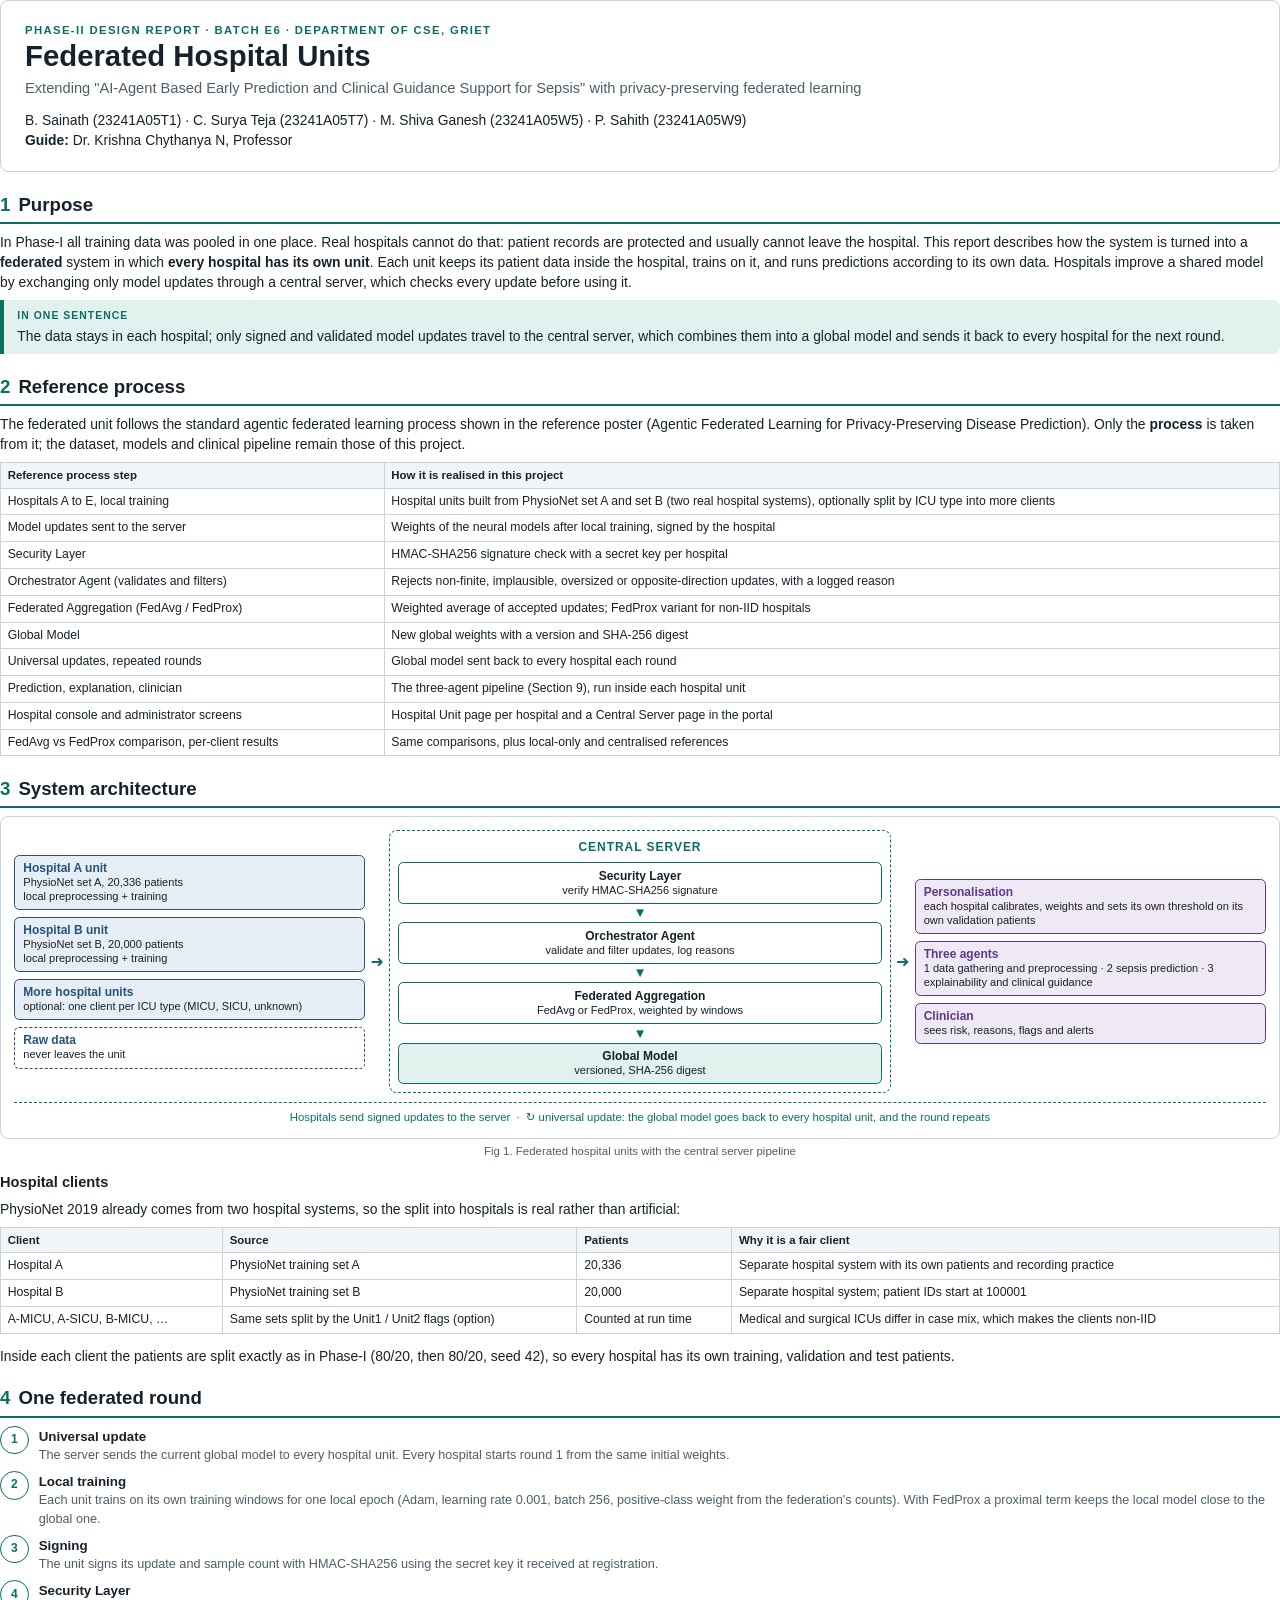
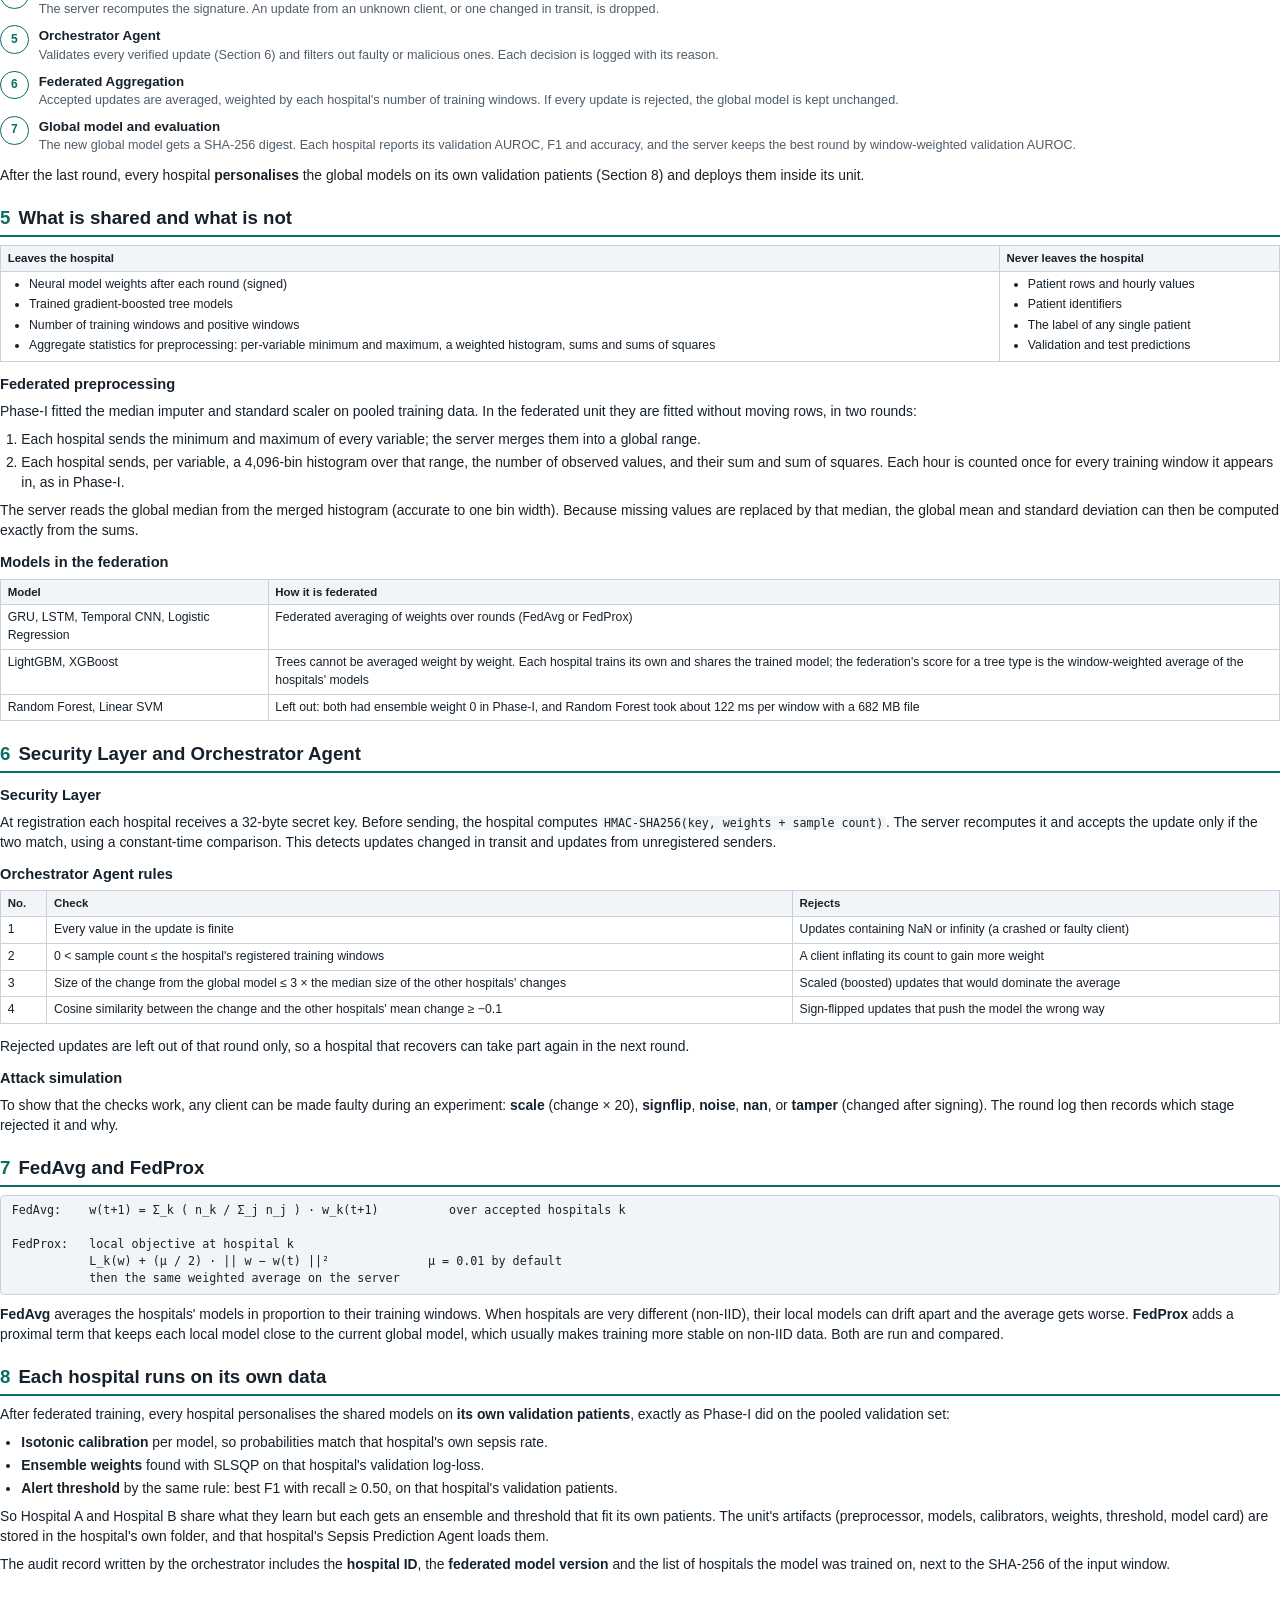
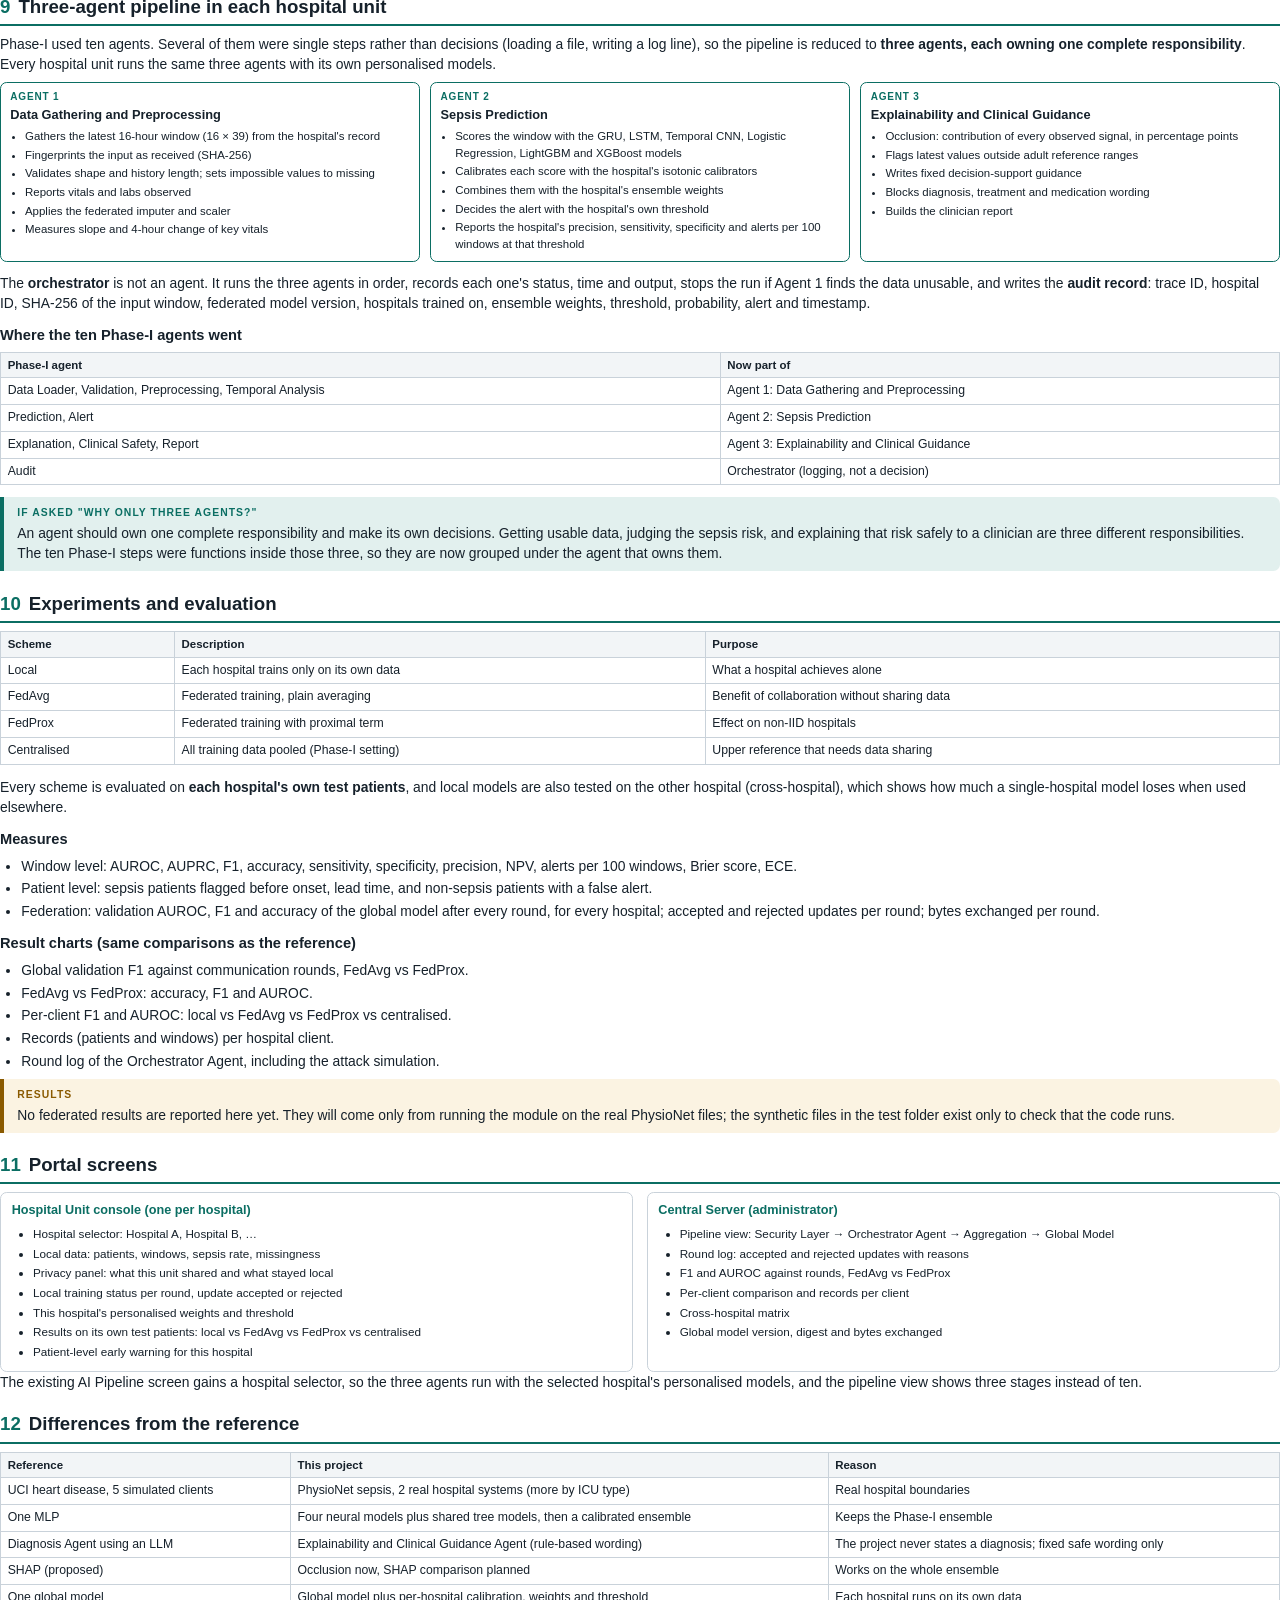
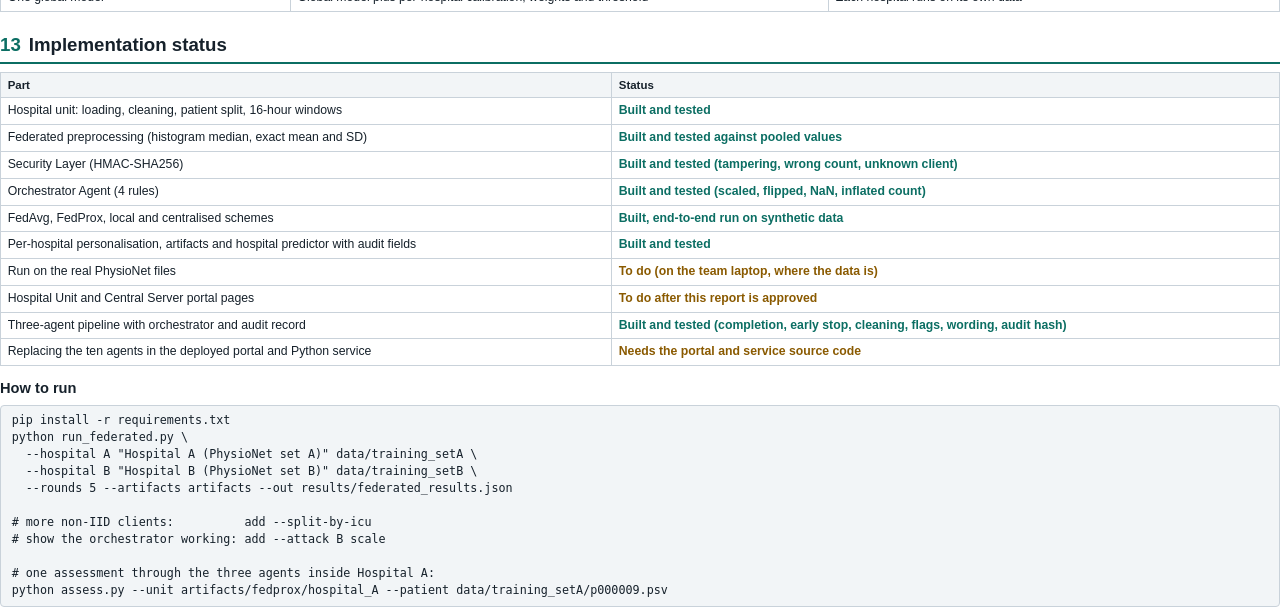
<file: federated-learning/docs/federated_unit_report.html>
<!doctype html>
<html lang="en"><head><meta charset="utf-8">
<title>Federated Hospital Units</title>
<style>
@page { size: A4; margin: 16mm 15mm 17mm 15mm; }
:root { --ink:#16212b; --muted:#4f5d69; --line:#c9d2da; --soft:#f2f5f7; --acc:#0b6e63; --accs:#e2f0ee; --warn:#8a5a00; --warns:#fbf3e2; --blue:#24527a; --blues:#e7eef6; --pur:#5b3a86; --purs:#efe9f7; }
* { box-sizing:border-box; }
body { font-family:"Liberation Sans","DejaVu Sans",Arial,sans-serif; color:var(--ink); font-size:10.4pt; line-height:1.45; margin:0; }
h1 { font-size:22pt; margin:0 0 4pt; line-height:1.15; }
h2 { font-size:14pt; margin:14pt 0 6pt; border-bottom:1.5pt solid var(--acc); padding-bottom:3pt; break-after:avoid; }
h2 .no { color:var(--acc); margin-right:6pt; }
h3 { font-size:11pt; margin:9pt 0 4pt; break-after:avoid; }
p { margin:0 0 6pt; } ul,ol { margin:0 0 6pt; padding-left:16pt; } li { margin-bottom:2pt; }
.brk { break-before:page; }
.eyebrow { font-size:8.5pt; letter-spacing:.12em; text-transform:uppercase; color:var(--acc); font-weight:bold; }
.cover { border:1.2pt solid var(--line); border-radius:6pt; padding:16pt 18pt; margin-bottom:10pt; }
.sub { color:var(--muted); font-size:11pt; margin-bottom:8pt; }
table { border-collapse:collapse; width:100%; margin:3pt 0 9pt; font-size:9.2pt; break-inside:avoid; }
th,td { border:.6pt solid var(--line); padding:3pt 5pt; text-align:left; vertical-align:top; }
th { background:var(--soft); font-size:8.6pt; }
.box { border-radius:0 5pt 5pt 0; padding:6pt 10pt; margin:6pt 0 9pt; break-inside:avoid; }
.key { background:var(--accs); border-left:3.5pt solid var(--acc); }
.note { background:var(--warns); border-left:3.5pt solid var(--warn); }
.box b.lbl { display:block; font-size:7.8pt; letter-spacing:.1em; text-transform:uppercase; margin-bottom:2pt; }
.key b.lbl { color:var(--acc); } .note b.lbl { color:var(--warn); }
.f { font-family:"DejaVu Sans Mono",monospace; font-size:8.8pt; background:var(--soft); border:.6pt solid var(--line); border-radius:3pt; padding:5pt 8pt; margin:3pt 0 7pt; white-space:pre; break-inside:avoid; }
code { font-family:"DejaVu Sans Mono",monospace; font-size:8.7pt; background:var(--soft); padding:0 2pt; border-radius:2pt; }
.cap { text-align:center; font-size:8.6pt; color:var(--muted); margin:3pt 0 9pt; }
/* architecture diagram */
.arch { display:grid; grid-template-columns: 1.05fr 18pt 1.5fr 18pt 1.05fr; align-items:center; border:.8pt solid var(--line); border-radius:6pt; padding:10pt; break-inside:avoid; margin-top:4pt; }
.col { display:flex; flex-direction:column; gap:5pt; }
.hosp { border:1pt solid var(--blue); background:var(--blues); border-radius:4pt; padding:4pt 6pt; font-size:8.3pt; line-height:1.25; }
.hosp b { display:block; font-size:9pt; color:var(--blue); }
.server { border:1.2pt dashed var(--acc); border-radius:6pt; padding:6pt; }
.server .t { text-align:center; font-weight:bold; font-size:9pt; letter-spacing:.08em; color:var(--acc); margin-bottom:4pt; }
.stage { border:1pt solid var(--acc); background:#fff; border-radius:4pt; padding:4pt 6pt; font-size:8.3pt; text-align:center; line-height:1.25; }
.stage b { display:block; font-size:9pt; }
.stage.g { background:var(--accs); }
.down { text-align:center; color:var(--acc); font-size:10pt; line-height:1; margin:2pt 0; }
.arrow { text-align:center; color:var(--acc); font-size:12pt; }
.out { border:1pt solid var(--pur); background:var(--purs); border-radius:4pt; padding:4pt 6pt; font-size:8.3pt; line-height:1.25; }
.out b { display:block; font-size:9pt; color:var(--pur); }
.loop { grid-column: 1 / span 5; margin-top:7pt; border-top:1pt dashed var(--acc); padding-top:4pt; text-align:center; font-size:8.5pt; color:var(--acc); }
.steps { counter-reset:s; margin:4pt 0 8pt; }
.step { display:grid; grid-template-columns:22pt 1fr; gap:0 7pt; margin-bottom:5pt; break-inside:avoid; }
.step::before { counter-increment:s; content:counter(s); width:20pt; height:20pt; border-radius:50%; border:1.2pt solid var(--acc); color:var(--acc); font-weight:bold; font-size:9pt; display:flex; align-items:center; justify-content:center; }
.step b { font-size:10pt; } .step span { display:block; color:var(--muted); font-size:9.5pt; }
.two { display:grid; grid-template-columns:1fr 1fr; gap:10pt; }
.wire { border:.8pt solid var(--line); border-radius:5pt; padding:6pt 8pt; font-size:8.8pt; break-inside:avoid; }
.wire h4 { margin:0 0 4pt; font-size:9.5pt; color:var(--acc); }
.tick { color:var(--acc); font-weight:bold; } .todo { color:var(--warn); font-weight:bold; }
.flow3 { display:grid; grid-template-columns:1fr 1fr 1fr; gap:8pt; margin:4pt 0 8pt; break-inside:avoid; }
.ag3 { border:1pt solid var(--acc); border-radius:5pt; padding:5pt 7pt; font-size:8.6pt; }
.ag3 .n { font-size:7.5pt; font-weight:bold; letter-spacing:.08em; color:var(--acc); }
.ag3 b { display:block; font-size:9.6pt; margin:1pt 0 3pt; }
.ag3 ul { margin:0; padding-left:11pt; } .ag3 li { margin-bottom:1.5pt; }
</style></head><body>

<div class="cover">
  <div class="eyebrow">Phase-II Design Report &middot; Batch E6 &middot; Department of CSE, GRIET</div>
  <h1>Federated Hospital Units</h1>
  <div class="sub">Extending "AI-Agent Based Early Prediction and Clinical Guidance Support for Sepsis" with privacy-preserving federated learning</div>
  <p style="margin:0">B. Sainath (23241A05T1) &middot; C. Surya Teja (23241A05T7) &middot; M. Shiva Ganesh (23241A05W5) &middot; P. Sahith (23241A05W9)<br>
  <b>Guide:</b> Dr. Krishna Chythanya N, Professor</p>
</div>

<h2><span class="no">1</span>Purpose</h2>
<p>In Phase-I all training data was pooled in one place. Real hospitals cannot do that: patient records are protected and usually cannot leave the hospital. This report describes how the system is turned into a <b>federated</b> system in which <b>every hospital has its own unit</b>. Each unit keeps its patient data inside the hospital, trains on it, and runs predictions according to its own data. Hospitals improve a shared model by exchanging only model updates through a central server, which checks every update before using it.</p>
<div class="box key"><b class="lbl">In one sentence</b>
The data stays in each hospital; only signed and validated model updates travel to the central server, which combines them into a global model and sends it back to every hospital for the next round.</div>

<h2><span class="no">2</span>Reference process</h2>
<p>The federated unit follows the standard agentic federated learning process shown in the reference poster (Agentic Federated Learning for Privacy-Preserving Disease Prediction). Only the <b>process</b> is taken from it; the dataset, models and clinical pipeline remain those of this project.</p>
<table>
<tr><th style="width:30%">Reference process step</th><th>How it is realised in this project</th></tr>
<tr><td>Hospitals A to E, local training</td><td>Hospital units built from PhysioNet set A and set B (two real hospital systems), optionally split by ICU type into more clients</td></tr>
<tr><td>Model updates sent to the server</td><td>Weights of the neural models after local training, signed by the hospital</td></tr>
<tr><td>Security Layer</td><td>HMAC-SHA256 signature check with a secret key per hospital</td></tr>
<tr><td>Orchestrator Agent (validates and filters)</td><td>Rejects non-finite, implausible, oversized or opposite-direction updates, with a logged reason</td></tr>
<tr><td>Federated Aggregation (FedAvg / FedProx)</td><td>Weighted average of accepted updates; FedProx variant for non-IID hospitals</td></tr>
<tr><td>Global Model</td><td>New global weights with a version and SHA-256 digest</td></tr>
<tr><td>Universal updates, repeated rounds</td><td>Global model sent back to every hospital each round</td></tr>
<tr><td>Prediction, explanation, clinician</td><td>The three-agent pipeline (Section 9), run inside each hospital unit</td></tr>
<tr><td>Hospital console and administrator screens</td><td>Hospital Unit page per hospital and a Central Server page in the portal</td></tr>
<tr><td>FedAvg vs FedProx comparison, per-client results</td><td>Same comparisons, plus local-only and centralised references</td></tr>
</table>

<h2><span class="no">3</span>System architecture</h2>
<div class="arch">
  <div class="col">
    <div class="hosp"><b>Hospital A unit</b>PhysioNet set A, 20,336 patients<br>local preprocessing + training</div>
    <div class="hosp"><b>Hospital B unit</b>PhysioNet set B, 20,000 patients<br>local preprocessing + training</div>
    <div class="hosp"><b>More hospital units</b>optional: one client per ICU type (MICU, SICU, unknown)</div>
    <div class="hosp" style="background:#fff;border-style:dashed"><b>Raw data</b>never leaves the unit</div>
  </div>
  <div class="arrow">➜</div>
  <div class="server">
    <div class="t">CENTRAL SERVER</div>
    <div class="stage"><b>Security Layer</b>verify HMAC-SHA256 signature</div>
    <div class="down">&#9660;</div>
    <div class="stage"><b>Orchestrator Agent</b>validate and filter updates, log reasons</div>
    <div class="down">&#9660;</div>
    <div class="stage"><b>Federated Aggregation</b>FedAvg or FedProx, weighted by windows</div>
    <div class="down">&#9660;</div>
    <div class="stage g"><b>Global Model</b>versioned, SHA-256 digest</div>
  </div>
  <div class="arrow">➜</div>
  <div class="col">
    <div class="out"><b>Personalisation</b>each hospital calibrates, weights and sets its own threshold on its own validation patients</div>
    <div class="out"><b>Three agents</b>1 data gathering and preprocessing &middot; 2 sepsis prediction &middot; 3 explainability and clinical guidance</div>
    <div class="out"><b>Clinician</b>sees risk, reasons, flags and alerts</div>
  </div>
  <div class="loop">Hospitals send signed updates to the server &nbsp;&middot;&nbsp; &#8635; universal update: the global model goes back to every hospital unit, and the round repeats</div>
</div>
<p class="cap">Fig 1. Federated hospital units with the central server pipeline</p>

<h3>Hospital clients</h3>
<p>PhysioNet 2019 already comes from two hospital systems, so the split into hospitals is real rather than artificial:</p>
<table>
<tr><th>Client</th><th>Source</th><th>Patients</th><th>Why it is a fair client</th></tr>
<tr><td>Hospital A</td><td>PhysioNet training set A</td><td>20,336</td><td>Separate hospital system with its own patients and recording practice</td></tr>
<tr><td>Hospital B</td><td>PhysioNet training set B</td><td>20,000</td><td>Separate hospital system; patient IDs start at 100001</td></tr>
<tr><td>A-MICU, A-SICU, B-MICU, &hellip;</td><td>Same sets split by the Unit1 / Unit2 flags (option)</td><td>Counted at run time</td><td>Medical and surgical ICUs differ in case mix, which makes the clients non-IID</td></tr>
</table>
<p>Inside each client the patients are split exactly as in Phase-I (80/20, then 80/20, seed 42), so every hospital has its own training, validation and test patients.</p>

<h2><span class="no">4</span>One federated round</h2>
<div class="steps">
  <div class="step"><div><b>Universal update</b><span>The server sends the current global model to every hospital unit. Every hospital starts round 1 from the same initial weights.</span></div></div>
  <div class="step"><div><b>Local training</b><span>Each unit trains on its own training windows for one local epoch (Adam, learning rate 0.001, batch 256, positive-class weight from the federation's counts). With FedProx a proximal term keeps the local model close to the global one.</span></div></div>
  <div class="step"><div><b>Signing</b><span>The unit signs its update and sample count with HMAC-SHA256 using the secret key it received at registration.</span></div></div>
  <div class="step"><div><b>Security Layer</b><span>The server recomputes the signature. An update from an unknown client, or one changed in transit, is dropped.</span></div></div>
  <div class="step"><div><b>Orchestrator Agent</b><span>Validates every verified update (Section 6) and filters out faulty or malicious ones. Each decision is logged with its reason.</span></div></div>
  <div class="step"><div><b>Federated Aggregation</b><span>Accepted updates are averaged, weighted by each hospital's number of training windows. If every update is rejected, the global model is kept unchanged.</span></div></div>
  <div class="step"><div><b>Global model and evaluation</b><span>The new global model gets a SHA-256 digest. Each hospital reports its validation AUROC, F1 and accuracy, and the server keeps the best round by window-weighted validation AUROC.</span></div></div>
</div>
<p>After the last round, every hospital <b>personalises</b> the global models on its own validation patients (Section 8) and deploys them inside its unit.</p>

<h2><span class="no">5</span>What is shared and what is not</h2>
<table>
<tr><th>Leaves the hospital</th><th>Never leaves the hospital</th></tr>
<tr><td>
<ul style="margin:0"><li>Neural model weights after each round (signed)</li>
<li>Trained gradient-boosted tree models</li>
<li>Number of training windows and positive windows</li>
<li>Aggregate statistics for preprocessing: per-variable minimum and maximum, a weighted histogram, sums and sums of squares</li></ul></td>
<td><ul style="margin:0"><li>Patient rows and hourly values</li><li>Patient identifiers</li><li>The label of any single patient</li><li>Validation and test predictions</li></ul></td></tr>
</table>

<h3>Federated preprocessing</h3>
<p>Phase-I fitted the median imputer and standard scaler on pooled training data. In the federated unit they are fitted without moving rows, in two rounds:</p>
<ol><li>Each hospital sends the minimum and maximum of every variable; the server merges them into a global range.</li>
<li>Each hospital sends, per variable, a 4,096-bin histogram over that range, the number of observed values, and their sum and sum of squares. Each hour is counted once for every training window it appears in, as in Phase-I.</li></ol>
<p>The server reads the global median from the merged histogram (accurate to one bin width). Because missing values are replaced by that median, the global mean and standard deviation can then be computed exactly from the sums.</p>

<h3>Models in the federation</h3>
<table>
<tr><th>Model</th><th>How it is federated</th></tr>
<tr><td>GRU, LSTM, Temporal CNN, Logistic Regression</td><td>Federated averaging of weights over rounds (FedAvg or FedProx)</td></tr>
<tr><td>LightGBM, XGBoost</td><td>Trees cannot be averaged weight by weight. Each hospital trains its own and shares the trained model; the federation's score for a tree type is the window-weighted average of the hospitals' models</td></tr>
<tr><td>Random Forest, Linear SVM</td><td>Left out: both had ensemble weight 0 in Phase-I, and Random Forest took about 122 ms per window with a 682 MB file</td></tr>
</table>

<h2><span class="no">6</span>Security Layer and Orchestrator Agent</h2>
<h3>Security Layer</h3>
<p>At registration each hospital receives a 32-byte secret key. Before sending, the hospital computes <code>HMAC-SHA256(key, weights + sample count)</code>. The server recomputes it and accepts the update only if the two match, using a constant-time comparison. This detects updates changed in transit and updates from unregistered senders.</p>

<h3>Orchestrator Agent rules</h3>
<table>
<tr><th>No.</th><th>Check</th><th>Rejects</th></tr>
<tr><td>1</td><td>Every value in the update is finite</td><td>Updates containing NaN or infinity (a crashed or faulty client)</td></tr>
<tr><td>2</td><td>0 &lt; sample count &le; the hospital's registered training windows</td><td>A client inflating its count to gain more weight</td></tr>
<tr><td>3</td><td>Size of the change from the global model &le; 3 &times; the median size of the other hospitals' changes</td><td>Scaled (boosted) updates that would dominate the average</td></tr>
<tr><td>4</td><td>Cosine similarity between the change and the other hospitals' mean change &ge; &minus;0.1</td><td>Sign-flipped updates that push the model the wrong way</td></tr>
</table>
<p>Rejected updates are left out of that round only, so a hospital that recovers can take part again in the next round.</p>
<h3>Attack simulation</h3>
<p>To show that the checks work, any client can be made faulty during an experiment: <b>scale</b> (change &times; 20), <b>signflip</b>, <b>noise</b>, <b>nan</b>, or <b>tamper</b> (changed after signing). The round log then records which stage rejected it and why.</p>

<h2><span class="no">7</span>FedAvg and FedProx</h2>
<div class="f">FedAvg:    w(t+1) = &Sigma;_k ( n_k / &Sigma;_j n_j ) &middot; w_k(t+1)          over accepted hospitals k

FedProx:   local objective at hospital k
           L_k(w) + (&mu; / 2) &middot; || w &minus; w(t) ||&sup2;              &mu; = 0.01 by default
           then the same weighted average on the server</div>
<p><b>FedAvg</b> averages the hospitals' models in proportion to their training windows. When hospitals are very different (non-IID), their local models can drift apart and the average gets worse. <b>FedProx</b> adds a proximal term that keeps each local model close to the current global model, which usually makes training more stable on non-IID data. Both are run and compared.</p>

<h2><span class="no">8</span>Each hospital runs on its own data</h2>
<p>After federated training, every hospital personalises the shared models on <b>its own validation patients</b>, exactly as Phase-I did on the pooled validation set:</p>
<ul><li><b>Isotonic calibration</b> per model, so probabilities match that hospital's own sepsis rate.</li>
<li><b>Ensemble weights</b> found with SLSQP on that hospital's validation log-loss.</li>
<li><b>Alert threshold</b> by the same rule: best F1 with recall &ge; 0.50, on that hospital's validation patients.</li></ul>
<p>So Hospital A and Hospital B share what they learn but each gets an ensemble and threshold that fit its own patients. The unit's artifacts (preprocessor, models, calibrators, weights, threshold, model card) are stored in the hospital's own folder, and that hospital's Sepsis Prediction Agent loads them.</p>
<p>The audit record written by the orchestrator includes the <b>hospital ID</b>, the <b>federated model version</b> and the list of hospitals the model was trained on, next to the SHA-256 of the input window.</p>

<h2><span class="no">9</span>Three-agent pipeline in each hospital unit</h2>
<p>Phase-I used ten agents. Several of them were single steps rather than decisions (loading a file, writing a log line), so the pipeline is reduced to <b>three agents, each owning one complete responsibility</b>. Every hospital unit runs the same three agents with its own personalised models.</p>
<div class="flow3">
  <div class="ag3"><div class="n">AGENT 1</div><b>Data Gathering and Preprocessing</b>
  <ul><li>Gathers the latest 16-hour window (16 &times; 39) from the hospital's record</li><li>Fingerprints the input as received (SHA-256)</li><li>Validates shape and history length; sets impossible values to missing</li><li>Reports vitals and labs observed</li><li>Applies the federated imputer and scaler</li><li>Measures slope and 4-hour change of key vitals</li></ul></div>
  <div class="ag3"><div class="n">AGENT 2</div><b>Sepsis Prediction</b>
  <ul><li>Scores the window with the GRU, LSTM, Temporal CNN, Logistic Regression, LightGBM and XGBoost models</li><li>Calibrates each score with the hospital's isotonic calibrators</li><li>Combines them with the hospital's ensemble weights</li><li>Decides the alert with the hospital's own threshold</li><li>Reports the hospital's precision, sensitivity, specificity and alerts per 100 windows at that threshold</li></ul></div>
  <div class="ag3"><div class="n">AGENT 3</div><b>Explainability and Clinical Guidance</b>
  <ul><li>Occlusion: contribution of every observed signal, in percentage points</li><li>Flags latest values outside adult reference ranges</li><li>Writes fixed decision-support guidance</li><li>Blocks diagnosis, treatment and medication wording</li><li>Builds the clinician report</li></ul></div>
</div>
<p>The <b>orchestrator</b> is not an agent. It runs the three agents in order, records each one's status, time and output, stops the run if Agent 1 finds the data unusable, and writes the <b>audit record</b>: trace ID, hospital ID, SHA-256 of the input window, federated model version, hospitals trained on, ensemble weights, threshold, probability, alert and timestamp.</p>
<h3>Where the ten Phase-I agents went</h3>
<table>
<tr><th>Phase-I agent</th><th>Now part of</th></tr>
<tr><td>Data Loader, Validation, Preprocessing, Temporal Analysis</td><td>Agent 1: Data Gathering and Preprocessing</td></tr>
<tr><td>Prediction, Alert</td><td>Agent 2: Sepsis Prediction</td></tr>
<tr><td>Explanation, Clinical Safety, Report</td><td>Agent 3: Explainability and Clinical Guidance</td></tr>
<tr><td>Audit</td><td>Orchestrator (logging, not a decision)</td></tr>
</table>
<div class="box key"><b class="lbl">If asked "why only three agents?"</b>
An agent should own one complete responsibility and make its own decisions. Getting usable data, judging the sepsis risk, and explaining that risk safely to a clinician are three different responsibilities. The ten Phase-I steps were functions inside those three, so they are now grouped under the agent that owns them.</div>

<h2><span class="no">10</span>Experiments and evaluation</h2>
<table>
<tr><th>Scheme</th><th>Description</th><th>Purpose</th></tr>
<tr><td>Local</td><td>Each hospital trains only on its own data</td><td>What a hospital achieves alone</td></tr>
<tr><td>FedAvg</td><td>Federated training, plain averaging</td><td>Benefit of collaboration without sharing data</td></tr>
<tr><td>FedProx</td><td>Federated training with proximal term</td><td>Effect on non-IID hospitals</td></tr>
<tr><td>Centralised</td><td>All training data pooled (Phase-I setting)</td><td>Upper reference that needs data sharing</td></tr>
</table>
<p>Every scheme is evaluated on <b>each hospital's own test patients</b>, and local models are also tested on the other hospital (cross-hospital), which shows how much a single-hospital model loses when used elsewhere.</p>
<h3>Measures</h3>
<ul><li>Window level: AUROC, AUPRC, F1, accuracy, sensitivity, specificity, precision, NPV, alerts per 100 windows, Brier score, ECE.</li>
<li>Patient level: sepsis patients flagged before onset, lead time, and non-sepsis patients with a false alert.</li>
<li>Federation: validation AUROC, F1 and accuracy of the global model after every round, for every hospital; accepted and rejected updates per round; bytes exchanged per round.</li></ul>
<h3>Result charts (same comparisons as the reference)</h3>
<ul><li>Global validation F1 against communication rounds, FedAvg vs FedProx.</li>
<li>FedAvg vs FedProx: accuracy, F1 and AUROC.</li>
<li>Per-client F1 and AUROC: local vs FedAvg vs FedProx vs centralised.</li>
<li>Records (patients and windows) per hospital client.</li>
<li>Round log of the Orchestrator Agent, including the attack simulation.</li></ul>
<div class="box note"><b class="lbl">Results</b>
No federated results are reported here yet. They will come only from running the module on the real PhysioNet files; the synthetic files in the test folder exist only to check that the code runs.</div>

<h2><span class="no">11</span>Portal screens</h2>
<div class="two">
  <div class="wire"><h4>Hospital Unit console (one per hospital)</h4>
  <ul style="margin:0"><li>Hospital selector: Hospital A, Hospital B, &hellip;</li>
  <li>Local data: patients, windows, sepsis rate, missingness</li>
  <li>Privacy panel: what this unit shared and what stayed local</li>
  <li>Local training status per round, update accepted or rejected</li>
  <li>This hospital's personalised weights and threshold</li>
  <li>Results on its own test patients: local vs FedAvg vs FedProx vs centralised</li>
  <li>Patient-level early warning for this hospital</li></ul></div>
  <div class="wire"><h4>Central Server (administrator)</h4>
  <ul style="margin:0"><li>Pipeline view: Security Layer &rarr; Orchestrator Agent &rarr; Aggregation &rarr; Global Model</li>
  <li>Round log: accepted and rejected updates with reasons</li>
  <li>F1 and AUROC against rounds, FedAvg vs FedProx</li>
  <li>Per-client comparison and records per client</li>
  <li>Cross-hospital matrix</li>
  <li>Global model version, digest and bytes exchanged</li></ul></div>
</div>
<p>The existing AI Pipeline screen gains a hospital selector, so the three agents run with the selected hospital's personalised models, and the pipeline view shows three stages instead of ten.</p>

<h2><span class="no">12</span>Differences from the reference</h2>
<table>
<tr><th>Reference</th><th>This project</th><th>Reason</th></tr>
<tr><td>UCI heart disease, 5 simulated clients</td><td>PhysioNet sepsis, 2 real hospital systems (more by ICU type)</td><td>Real hospital boundaries</td></tr>
<tr><td>One MLP</td><td>Four neural models plus shared tree models, then a calibrated ensemble</td><td>Keeps the Phase-I ensemble</td></tr>
<tr><td>Diagnosis Agent using an LLM</td><td>Explainability and Clinical Guidance Agent (rule-based wording)</td><td>The project never states a diagnosis; fixed safe wording only</td></tr>
<tr><td>SHAP (proposed)</td><td>Occlusion now, SHAP comparison planned</td><td>Works on the whole ensemble</td></tr>
<tr><td>One global model</td><td>Global model plus per-hospital calibration, weights and threshold</td><td>Each hospital runs on its own data</td></tr>
</table>

<h2><span class="no">13</span>Implementation status</h2>
<table>
<tr><th>Part</th><th>Status</th></tr>
<tr><td>Hospital unit: loading, cleaning, patient split, 16-hour windows</td><td class="tick">Built and tested</td></tr>
<tr><td>Federated preprocessing (histogram median, exact mean and SD)</td><td class="tick">Built and tested against pooled values</td></tr>
<tr><td>Security Layer (HMAC-SHA256)</td><td class="tick">Built and tested (tampering, wrong count, unknown client)</td></tr>
<tr><td>Orchestrator Agent (4 rules)</td><td class="tick">Built and tested (scaled, flipped, NaN, inflated count)</td></tr>
<tr><td>FedAvg, FedProx, local and centralised schemes</td><td class="tick">Built, end-to-end run on synthetic data</td></tr>
<tr><td>Per-hospital personalisation, artifacts and hospital predictor with audit fields</td><td class="tick">Built and tested</td></tr>
<tr><td>Run on the real PhysioNet files</td><td class="todo">To do (on the team laptop, where the data is)</td></tr>
<tr><td>Hospital Unit and Central Server portal pages</td><td class="todo">To do after this report is approved</td></tr>
<tr><td>Three-agent pipeline with orchestrator and audit record</td><td class="tick">Built and tested (completion, early stop, cleaning, flags, wording, audit hash)</td></tr>
<tr><td>Replacing the ten agents in the deployed portal and Python service</td><td class="todo">Needs the portal and service source code</td></tr>
</table>

<h3>How to run</h3>
<div class="f">pip install -r requirements.txt
python run_federated.py \
  --hospital A "Hospital A (PhysioNet set A)" data/training_setA \
  --hospital B "Hospital B (PhysioNet set B)" data/training_setB \
  --rounds 5 --artifacts artifacts --out results/federated_results.json

# more non-IID clients:          add --split-by-icu
# show the orchestrator working: add --attack B scale

# one assessment through the three agents inside Hospital A:
python assess.py --unit artifacts/fedprox/hospital_A --patient data/training_setA/p000009.psv</div>
</body></html>
</file>
